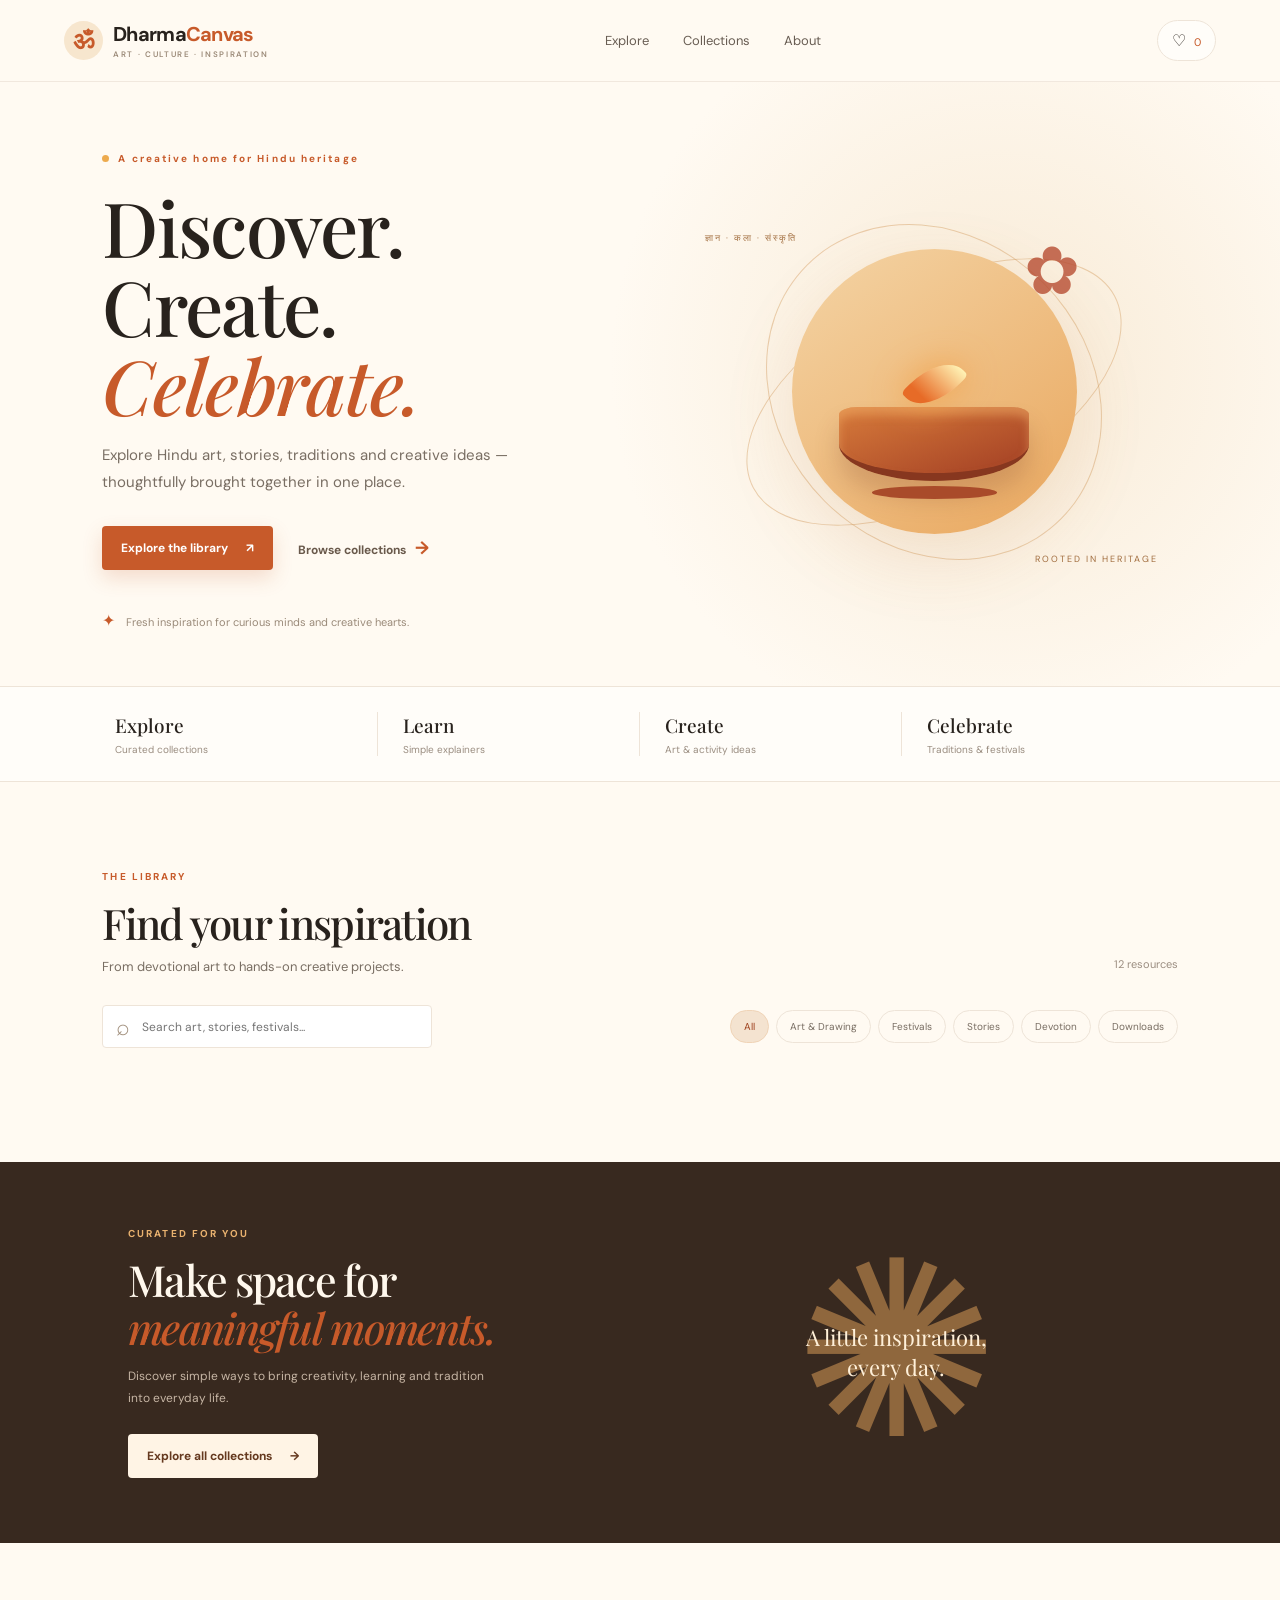
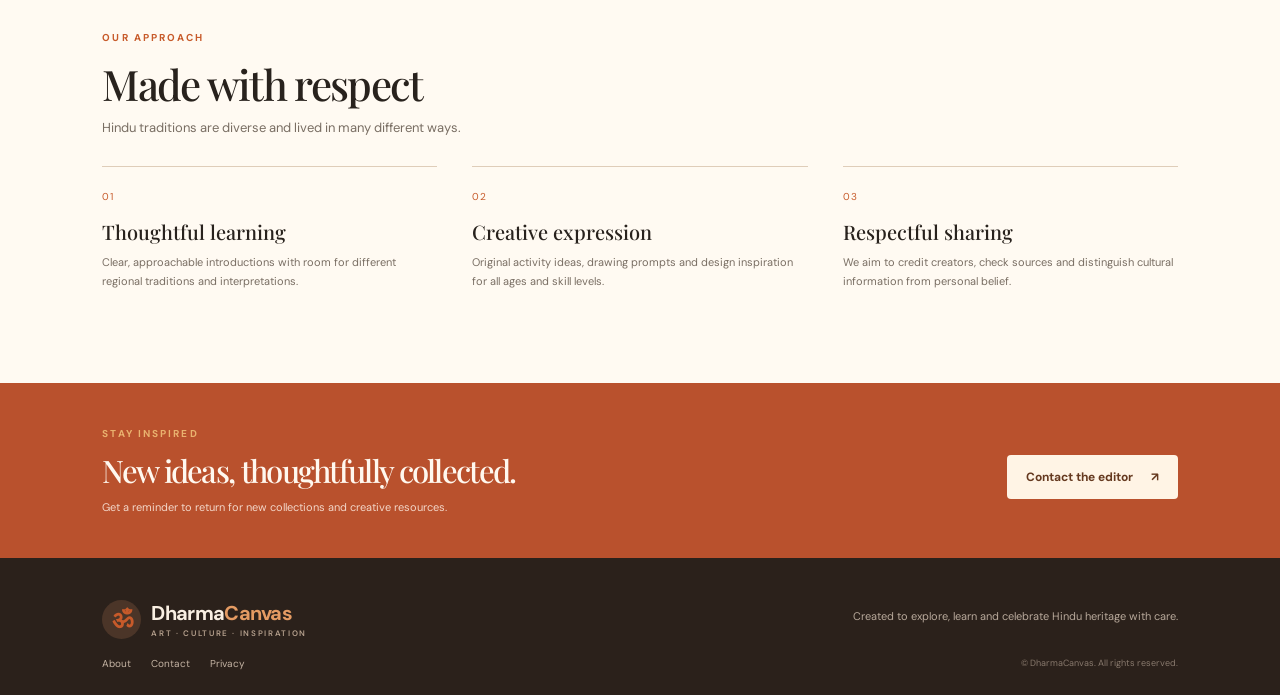
<file: index.html>
<!doctype html>
<html lang="en">
<head>
  <meta charset="utf-8">
  <meta name="viewport" content="width=device-width, initial-scale=1">
  <meta name="description" content="Explore Hindu art, culture, festival ideas, stories, drawing guides, wallpapers and printable resources.">
  <meta name="theme-color" content="#fffaf2">
  <title>DharmaCanvas — Explore Hindu Art, Culture & Creativity</title>
  <link rel="icon" href="assets/favicon.svg" type="image/svg+xml">
  <link rel="stylesheet" href="styles.css">
</head>
<body>
  <header class="site-header">
    <a class="brand" href="#" aria-label="DharmaCanvas home">
      <span class="brand-mark">ॐ</span><span>Dharma<span class="brand-accent">Canvas</span><small>ART · CULTURE · INSPIRATION</small></span>
    </a>
    <nav class="main-nav" aria-label="Main navigation">
      <a href="#explore">Explore</a><a href="#collections">Collections</a><a href="#about">About</a>
    </nav>
    <div class="header-actions">
      <button class="icon-button" id="savedButton" aria-label="Show saved items" title="Saved items">♡ <span id="savedCount">0</span></button>
      <button class="menu-button" id="menuButton" aria-label="Open menu">☰</button>
    </div>
  </header>

  <main>
    <section class="hero">
      <div class="hero-copy">
        <div class="eyebrow"><span></span> A creative home for Hindu heritage</div>
        <h1>Discover. Create.<br><em>Celebrate.</em></h1>
        <p>Explore Hindu art, stories, traditions and creative ideas — thoughtfully brought together in one place.</p>
        <div class="hero-actions">
          <a class="button button-primary" href="#explore">Explore the library <span>↗</span></a>
          <a class="text-link" href="#collections">Browse collections <span>→</span></a>
        </div>
        <div class="hero-note"><span class="note-icon">✦</span> Fresh inspiration for curious minds and creative hearts.</div>
      </div>
      <div class="hero-art" aria-label="Decorative illustration of a diya and lotus">
        <div class="art-orbit orbit-one"></div><div class="art-orbit orbit-two"></div>
        <div class="hero-sun"></div>
        <div class="hero-lotus">✿</div>
        <div class="hero-diya"><div class="flame"></div><div class="diya-bowl"></div><div class="diya-base"></div></div>
        <div class="art-label label-top">ज्ञान · कला · संस्कृति</div>
        <div class="art-label label-bottom">ROOTED IN HERITAGE</div>
      </div>
    </section>

    <section class="trust-strip" aria-label="Platform highlights">
      <div><strong>Explore</strong><span>Curated collections</span></div>
      <div><strong>Learn</strong><span>Simple explainers</span></div>
      <div><strong>Create</strong><span>Art & activity ideas</span></div>
      <div><strong>Celebrate</strong><span>Traditions & festivals</span></div>
    </section>

    <section class="section" id="explore">
      <div class="section-heading">
        <div><div class="eyebrow">THE LIBRARY</div><h2>Find your inspiration</h2><p>From devotional art to hands-on creative projects.</p></div>
        <span class="result-count" id="resultCount">12 resources</span>
      </div>
      <div class="toolbar">
        <label class="search-box"><span>⌕</span><input id="searchInput" type="search" placeholder="Search art, stories, festivals..." aria-label="Search resources"></label>
        <div class="filters" id="filters">
          <button class="filter active" data-filter="All">All</button>
          <button class="filter" data-filter="Art & Drawing">Art & Drawing</button>
          <button class="filter" data-filter="Festivals">Festivals</button>
          <button class="filter" data-filter="Stories">Stories</button>
          <button class="filter" data-filter="Devotion">Devotion</button>
          <button class="filter" data-filter="Downloads">Downloads</button>
        </div>
      </div>
      <div class="resource-grid" id="resourceGrid"></div>
      <div class="empty-state" id="emptyState" hidden><div>✧</div><h3>No matches yet</h3><p>Try another search or category.</p><button class="button button-outline" id="clearSearch">Clear filters</button></div>
    </section>

    <section class="feature-band" id="collections">
      <div class="feature-copy"><div class="eyebrow light">CURATED FOR YOU</div><h2>Make space for<br><em>meaningful moments.</em></h2><p>Discover simple ways to bring creativity, learning and tradition into everyday life.</p><a class="button button-light" href="#explore">Explore all collections <span>→</span></a></div>
      <div class="feature-pattern"><div class="mandala">✺</div><div class="pattern-caption">A little inspiration,<br>every day.</div></div>
    </section>

    <section class="section values-section" id="about">
      <div class="section-heading"><div><div class="eyebrow">OUR APPROACH</div><h2>Made with respect</h2><p>Hindu traditions are diverse and lived in many different ways.</p></div></div>
      <div class="values-grid">
        <article><span>01</span><h3>Thoughtful learning</h3><p>Clear, approachable introductions with room for different regional traditions and interpretations.</p></article>
        <article><span>02</span><h3>Creative expression</h3><p>Original activity ideas, drawing prompts and design inspiration for all ages and skill levels.</p></article>
        <article><span>03</span><h3>Respectful sharing</h3><p>We aim to credit creators, check sources and distinguish cultural information from personal belief.</p></article>
      </div>
    </section>

    <section class="newsletter">
      <div><div class="eyebrow light">STAY INSPIRED</div><h2>New ideas, thoughtfully collected.</h2><p>Get a reminder to return for new collections and creative resources.</p></div>
      <a class="button button-light" href="mailto:hello@dharmacanvas.example?subject=DharmaCanvas%20updates">Contact the editor <span>↗</span></a>
    </section>
  </main>

  <footer class="site-footer">
    <a class="brand footer-brand" href="#"><span class="brand-mark">ॐ</span><span>Dharma<span class="brand-accent">Canvas</span><small>ART · CULTURE · INSPIRATION</small></span></a>
    <p>Created to explore, learn and celebrate Hindu heritage with care.</p>
    <div class="footer-links"><a href="#about">About</a><a href="mailto:hello@dharmacanvas.example">Contact</a><a href="privacy.html">Privacy</a></div>
    <small class="copyright">© <span id="year"></span> DharmaCanvas. All rights reserved.</small>
  </footer>

  <div class="modal-backdrop" id="modalBackdrop" hidden>
    <section class="detail-modal" role="dialog" aria-modal="true" aria-labelledby="modalTitle">
      <button class="modal-close" id="modalClose" aria-label="Close">×</button>
      <div id="modalContent"></div>
    </section>
  </div>
  <div class="toast" id="toast" role="status" aria-live="polite"></div>
  <script src="content/resources.js"></script>
  <script src="app.js"></script>
</body>
</html>
</file>
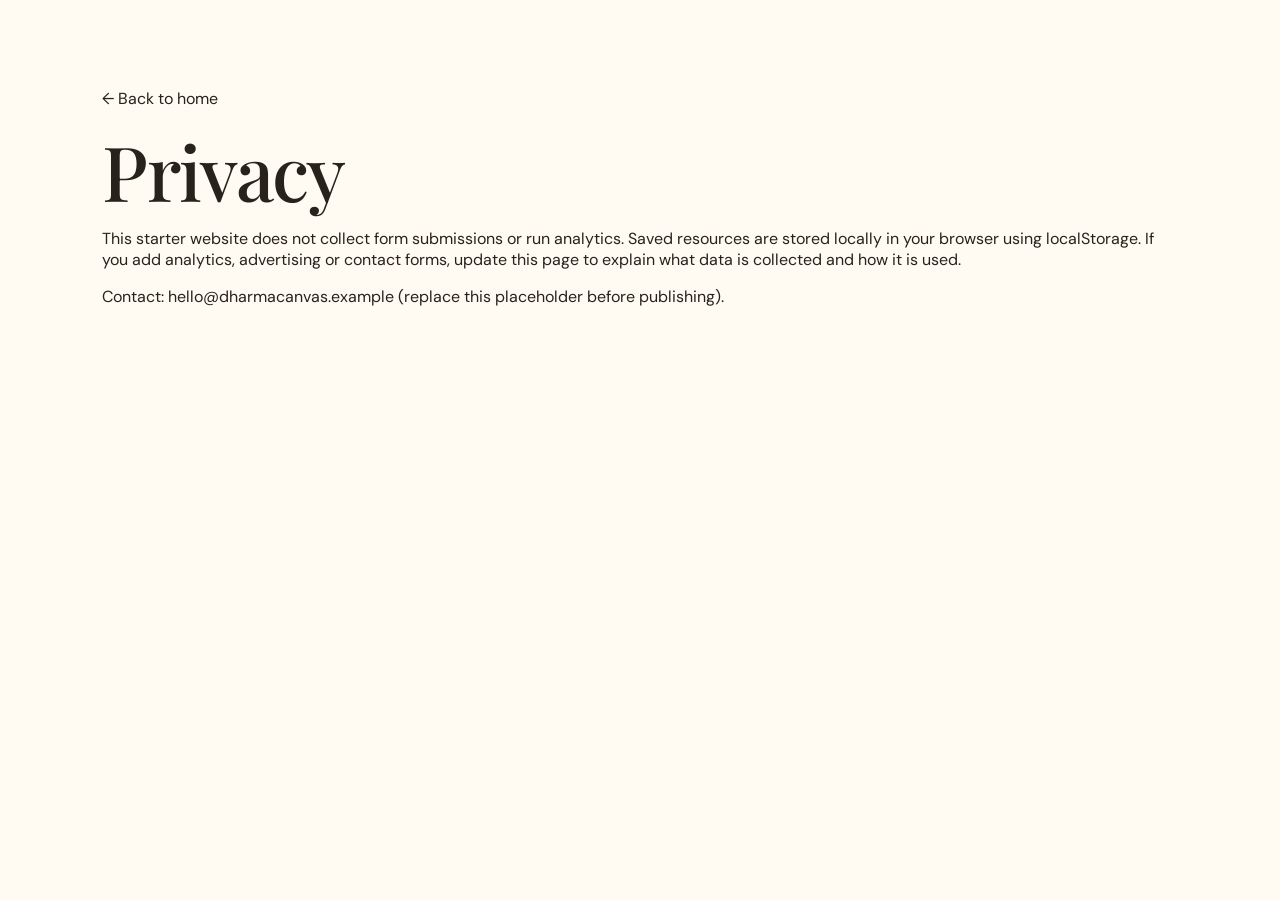
<file: privacy.html>
<!doctype html><html lang="en"><meta charset="utf-8"><meta name="viewport" content="width=device-width,initial-scale=1"><title>Privacy — DharmaCanvas</title><link rel="stylesheet" href="styles.css"><main class="section"><a href="index.html">← Back to home</a><h1>Privacy</h1><p>This starter website does not collect form submissions or run analytics. Saved resources are stored locally in your browser using localStorage. If you add analytics, advertising or contact forms, update this page to explain what data is collected and how it is used.</p><p>Contact: hello@dharmacanvas.example (replace this placeholder before publishing).</p></main></html>
</file>
<file: styles.css>
@import url('https://fonts.googleapis.com/css2?family=DM+Sans:wght@400;500;600;700&family=Playfair+Display:ital,wght@0,500;0,600;0,700;1,500;1,600&display=swap');
:root{--ink:#28221d;--muted:#796e63;--orange:#c75a2a;--orange-dark:#9e421e;--saffron:#edaa4d;--cream:#fffaf2;--paper:#fffdf9;--line:#eee4d8;--green:#647a59;--shadow:0 18px 50px rgba(71,43,20,.09)}
*{box-sizing:border-box}html{scroll-behavior:smooth}body{margin:0;background:var(--cream);color:var(--ink);font-family:'DM Sans',sans-serif}a{color:inherit;text-decoration:none}button,input{font:inherit}.site-header{height:82px;padding:0 max(5vw,24px);display:flex;align-items:center;justify-content:space-between;border-bottom:1px solid rgba(120,83,48,.1);background:rgba(255,250,242,.94);position:sticky;top:0;z-index:10;backdrop-filter:blur(14px)}.brand{display:flex;align-items:center;gap:10px;font-size:20px;font-weight:700;letter-spacing:-.7px;line-height:1}.brand-mark{width:39px;height:39px;display:grid;place-items:center;border-radius:50%;background:#f7e6ce;color:var(--orange);font-family:serif;font-size:25px}.brand-accent{color:var(--orange)}.brand small{display:block;font-size:8px;letter-spacing:1.65px;color:#9b8a78;margin-top:6px;font-weight:600}.main-nav{display:flex;gap:34px;font-size:13px;color:#685d53}.main-nav a:hover,.footer-links a:hover{color:var(--orange)}.header-actions{display:flex;align-items:center;gap:12px}.icon-button,.menu-button{border:1px solid var(--line);background:#fffdf9;border-radius:30px;padding:9px 14px;color:var(--ink);cursor:pointer}.icon-button span{font-size:11px;color:var(--orange);margin-left:4px}.menu-button{display:none}.hero{min-height:545px;padding:70px max(8vw,28px) 55px;display:grid;grid-template-columns:1.05fr .95fr;align-items:center;gap:50px;overflow:hidden;background:radial-gradient(circle at 78% 47%,#f8ead5 0,#fffaf2 37%,#fffaf2 70%)}.eyebrow{font-size:10px;letter-spacing:2.1px;font-weight:700;color:var(--orange);display:flex;align-items:center;gap:9px}.eyebrow span{width:7px;height:7px;border-radius:50%;background:var(--saffron)}h1,h2,h3,p{margin-top:0}h1,h2{font-family:'Playfair Display',serif;font-weight:500;letter-spacing:-1.7px}h1{font-size:clamp(48px,6vw,76px);line-height:1.04;margin:22px 0 18px}h1 em,h2 em{color:var(--orange);font-weight:500}.hero-copy>p{max-width:480px;color:var(--muted);font-size:15px;line-height:1.8}.hero-actions{display:flex;align-items:center;gap:25px;margin-top:30px}.button{display:inline-flex;align-items:center;gap:18px;padding:14px 19px;border-radius:4px;font-size:12px;font-weight:700;border:0;cursor:pointer;transition:.2s}.button-primary{background:var(--orange);color:white;box-shadow:0 8px 20px #c75a2a30}.button-primary:hover{background:var(--orange-dark);transform:translateY(-2px)}.text-link{font-size:12px;font-weight:700;color:#69594b}.text-link span{color:var(--orange);font-size:18px;margin-left:6px}.hero-note{margin-top:40px;color:#9a8a79;font-size:11px}.note-icon{color:var(--orange);font-size:16px;margin-right:8px}.hero-art{height:400px;position:relative;display:grid;place-items:center}.hero-sun{position:absolute;width:285px;height:285px;border-radius:50%;background:linear-gradient(145deg,#f4d4a5,#e9a75e);box-shadow:0 25px 70px #b9793c26}.art-orbit{position:absolute;border:1px solid #d7a66e80;border-radius:50%;transform:rotate(-28deg)}.orbit-one{width:410px;height:210px}.orbit-two{width:360px;height:310px;transform:rotate(45deg)}.hero-lotus{position:absolute;top:36px;right:20%;font-size:67px;color:#b74d32;opacity:.8}.hero-diya{position:relative;z-index:2;margin-top:70px;width:205px;height:145px;display:flex;align-items:center;flex-direction:column}.flame{width:35px;height:62px;background:linear-gradient(#fff3b5,#e76b27 80%);border-radius:80% 10% 80% 10%;transform:rotate(45deg);box-shadow:0 0 34px #f1a34e;margin-bottom:-7px}.diya-bowl{width:190px;height:76px;border-radius:10% 10% 50% 50%;background:linear-gradient(160deg,#d77b3b,#a33f24);border-bottom:8px solid #87371f;box-shadow:inset 0 8px 10px #f4b16c80,0 18px 25px #6d321b35}.diya-base{width:125px;height:13px;border-radius:50%;background:#a94b2a;margin-top:5px}.art-label{position:absolute;font-size:9px;letter-spacing:2px;color:#a06c3d}.label-top{top:40px;left:3%}.label-bottom{bottom:27px;right:4%}.trust-strip{display:grid;grid-template-columns:repeat(4,1fr);padding:25px 9%;background:#fffdf9;border-top:1px solid var(--line);border-bottom:1px solid var(--line)}.trust-strip div{padding:0 25px;border-right:1px solid var(--line)}.trust-strip div:first-child{padding-left:0}.trust-strip div:last-child{border:0}.trust-strip strong,.trust-strip span{display:block}.trust-strip strong{font-family:'Playfair Display',serif;font-size:19px;font-weight:500}.trust-strip span{font-size:10px;color:#9a8d80;margin-top:5px}.section{padding:88px max(8vw,28px)}.section-heading{display:flex;justify-content:space-between;align-items:end;margin-bottom:30px}.section-heading h2{font-size:42px;margin:12px 0 7px}.section-heading p{font-size:13px;color:var(--muted);margin:0}.result-count{font-size:11px;color:#9b8d80;padding-bottom:4px}.toolbar{display:flex;justify-content:space-between;gap:20px;align-items:center;margin-bottom:26px}.search-box{height:43px;max-width:330px;flex:1;display:flex;align-items:center;gap:10px;background:#fff;border:1px solid var(--line);padding:0 13px;border-radius:4px;color:#a18f7c}.search-box span{font-size:23px}.search-box input{border:0;outline:0;background:transparent;width:100%;font-size:12px;color:var(--ink)}.filters{display:flex;gap:7px;flex-wrap:wrap}.filter{border:1px solid var(--line);background:transparent;color:#786d62;border-radius:30px;padding:9px 13px;font-size:10px;cursor:pointer}.filter:hover,.filter.active{background:#f4e3d0;color:var(--orange-dark);border-color:#f0d4b7}.resource-grid{display:grid;grid-template-columns:repeat(3,1fr);gap:22px}.resource-card{background:#fffdf9;border:1px solid #eee5db;border-radius:7px;overflow:hidden;transition:.25s;cursor:pointer;position:relative}.resource-card:hover{transform:translateY(-5px);box-shadow:var(--shadow)}.card-art{height:190px;display:grid;place-items:center;position:relative;overflow:hidden}.card-art svg{width:100%;height:100%;display:block}.card-category{position:absolute;top:14px;left:14px;background:#fffaf0eF;border-radius:20px;padding:7px 10px;font-size:9px;letter-spacing:.4px;color:#8b5734}.save-card{position:absolute;top:12px;right:12px;width:31px;height:31px;border-radius:50%;border:0;background:#fffaf0;color:#a05b3a;font-size:17px;cursor:pointer}.save-card.saved{background:var(--orange);color:white}.card-body{padding:18px 19px 17px}.card-meta{display:flex;justify-content:space-between;font-size:9px;color:#a09182;text-transform:uppercase;letter-spacing:1px}.card-body h3{font-family:'Playfair Display',serif;font-size:21px;font-weight:500;line-height:1.2;margin:11px 0 8px}.card-body p{font-size:11px;line-height:1.65;color:#81766b;margin:0 0 15px;min-height:37px}.card-footer{display:flex;justify-content:space-between;align-items:center;border-top:1px solid #f1e9df;padding-top:12px;color:var(--orange);font-size:11px;font-weight:700}.card-footer span:last-child{color:#a39485;font-weight:500}.empty-state{text-align:center;padding:60px 20px}.empty-state>div{font-size:40px;color:var(--orange)}.empty-state h3{font-family:'Playfair Display',serif;font-size:25px;font-weight:500;margin:8px}.empty-state p{color:var(--muted);font-size:12px}.button-outline{background:transparent;border:1px solid var(--line);color:var(--orange)}.feature-band{background:#38291f;color:#fff8ed;display:grid;grid-template-columns:1fr 1fr;min-height:340px;padding:65px max(10vw,28px);overflow:hidden}.eyebrow.light{color:#e9b26f}.feature-copy h2{font-size:43px;line-height:1.12;margin:15px 0}.feature-copy p{max-width:370px;color:#c6b5a4;font-size:12px;line-height:1.8}.button-light{background:#fff4e5;color:#65391f;margin-top:12px}.button-light:hover{background:#f4d6b2}.feature-pattern{position:relative;display:grid;place-items:center}.mandala{font-size:245px;color:#d69a57;opacity:.55;line-height:1}.pattern-caption{position:absolute;font-family:'Playfair Display',serif;font-size:22px;text-align:center;color:#fff0d9}.values-section{padding-bottom:80px}.values-grid{display:grid;grid-template-columns:repeat(3,1fr);gap:35px;margin-top:30px}.values-grid article{border-top:1px solid #dfcdb9;padding-top:17px}.values-grid article>span{font-size:10px;color:var(--orange);letter-spacing:1px}.values-grid h3{font-family:'Playfair Display',serif;font-size:20px;font-weight:500;margin:13px 0 8px}.values-grid p{font-size:11px;line-height:1.8;color:var(--muted)}.newsletter{background:#b9512d;color:#fff8ef;padding:44px max(8vw,28px);display:flex;justify-content:space-between;align-items:center;gap:20px}.newsletter h2{font-size:31px;margin:9px 0}.newsletter p{font-size:11px;color:#f3d7c9;margin:0}.newsletter .button{white-space:nowrap}.site-footer{padding:42px max(8vw,28px) 25px;background:#2b211b;color:#f9efe2;display:grid;grid-template-columns:1fr 1fr;gap:18px}.footer-brand{align-self:start}.footer-brand .brand-mark{background:#4b3528}.footer-brand .brand-accent{color:#e49b63}.footer-brand small{color:#b5a08d}.site-footer>p{font-size:11px;color:#b8a99b;text-align:right;margin:9px 0}.footer-links{display:flex;gap:20px;font-size:10px;color:#c5b4a4}.copyright{justify-self:end;color:#88796d;font-size:9px}.modal-backdrop{position:fixed;inset:0;background:#21170f9c;z-index:30;display:grid;place-items:center;padding:20px}.detail-modal{position:relative;background:var(--paper);width:min(680px,100%);max-height:90vh;overflow:auto;border-radius:8px;box-shadow:0 30px 100px #0004}.modal-close{position:absolute;right:14px;top:12px;border:0;background:#fffaf0;border-radius:50%;width:34px;height:34px;font-size:24px;cursor:pointer;z-index:2}.modal-art{height:220px}.modal-art svg{width:100%;height:100%}.modal-inner{padding:26px 32px 32px}.modal-inner h2{font-size:34px;margin:12px 0}.modal-inner p,.modal-inner li{font-size:13px;line-height:1.8;color:#71665c}.modal-inner h3{font-family:'Playfair Display',serif;font-weight:500;font-size:20px;margin:23px 0 7px}.modal-inner ul{padding-left:20px}.modal-actions{display:flex;gap:10px;flex-wrap:wrap;margin-top:22px}.toast{position:fixed;bottom:22px;left:50%;transform:translate(-50%,20px);opacity:0;background:#30241d;color:white;padding:11px 18px;border-radius:30px;font-size:11px;z-index:50;transition:.25s;pointer-events:none}.toast.show{opacity:1;transform:translate(-50%,0)}
@media(max-width:850px){.hero{padding-top:55px;gap:10px}.hero-art{transform:scale(.85)}.resource-grid{grid-template-columns:repeat(2,1fr)}.toolbar{align-items:flex-start;flex-direction:column}.search-box{max-width:none;width:100%}.filters{width:100%}.main-nav{gap:17px}.section{padding-top:65px;padding-bottom:65px}}
@media(max-width:600px){.site-header{height:70px;padding:0 18px}.main-nav{display:none;position:absolute;top:69px;left:0;right:0;padding:18px;background:#fffaf2;border-bottom:1px solid var(--line);flex-direction:column}.main-nav.open{display:flex}.menu-button{display:block}.icon-button{padding:8px 10px}.hero{grid-template-columns:1fr;padding:53px 23px 30px;gap:0}.hero-copy{z-index:1}.hero-art{height:290px;transform:scale(.78);margin-top:-12px}.hero-sun{width:245px;height:245px}.hero-actions{gap:16px;flex-wrap:wrap}.hero-note{margin-top:25px}.trust-strip{grid-template-columns:repeat(2,1fr);gap:18px;padding:23px}.trust-strip div{padding:0;border:0}.section{padding:58px 20px}.section-heading{align-items:flex-start;gap:12px;flex-direction:column}.section-heading h2{font-size:35px}.resource-grid{grid-template-columns:1fr;gap:15px}.card-art{height:205px}.filters{gap:6px}.filter{padding:8px 11px}.feature-band{grid-template-columns:1fr;padding:48px 24px}.feature-pattern{height:210px}.mandala{font-size:190px}.values-grid{grid-template-columns:1fr;gap:20px}.newsletter{padding:38px 23px;align-items:flex-start;flex-direction:column}.newsletter h2{font-size:27px}.site-footer{grid-template-columns:1fr;padding:35px 23px}.site-footer>p{text-align:left;margin:0}.copyright{justify-self:start}.modal-inner{padding:22px}.modal-inner h2{font-size:28px}}
[hidden] {
  display: none !important;
}
</file>
